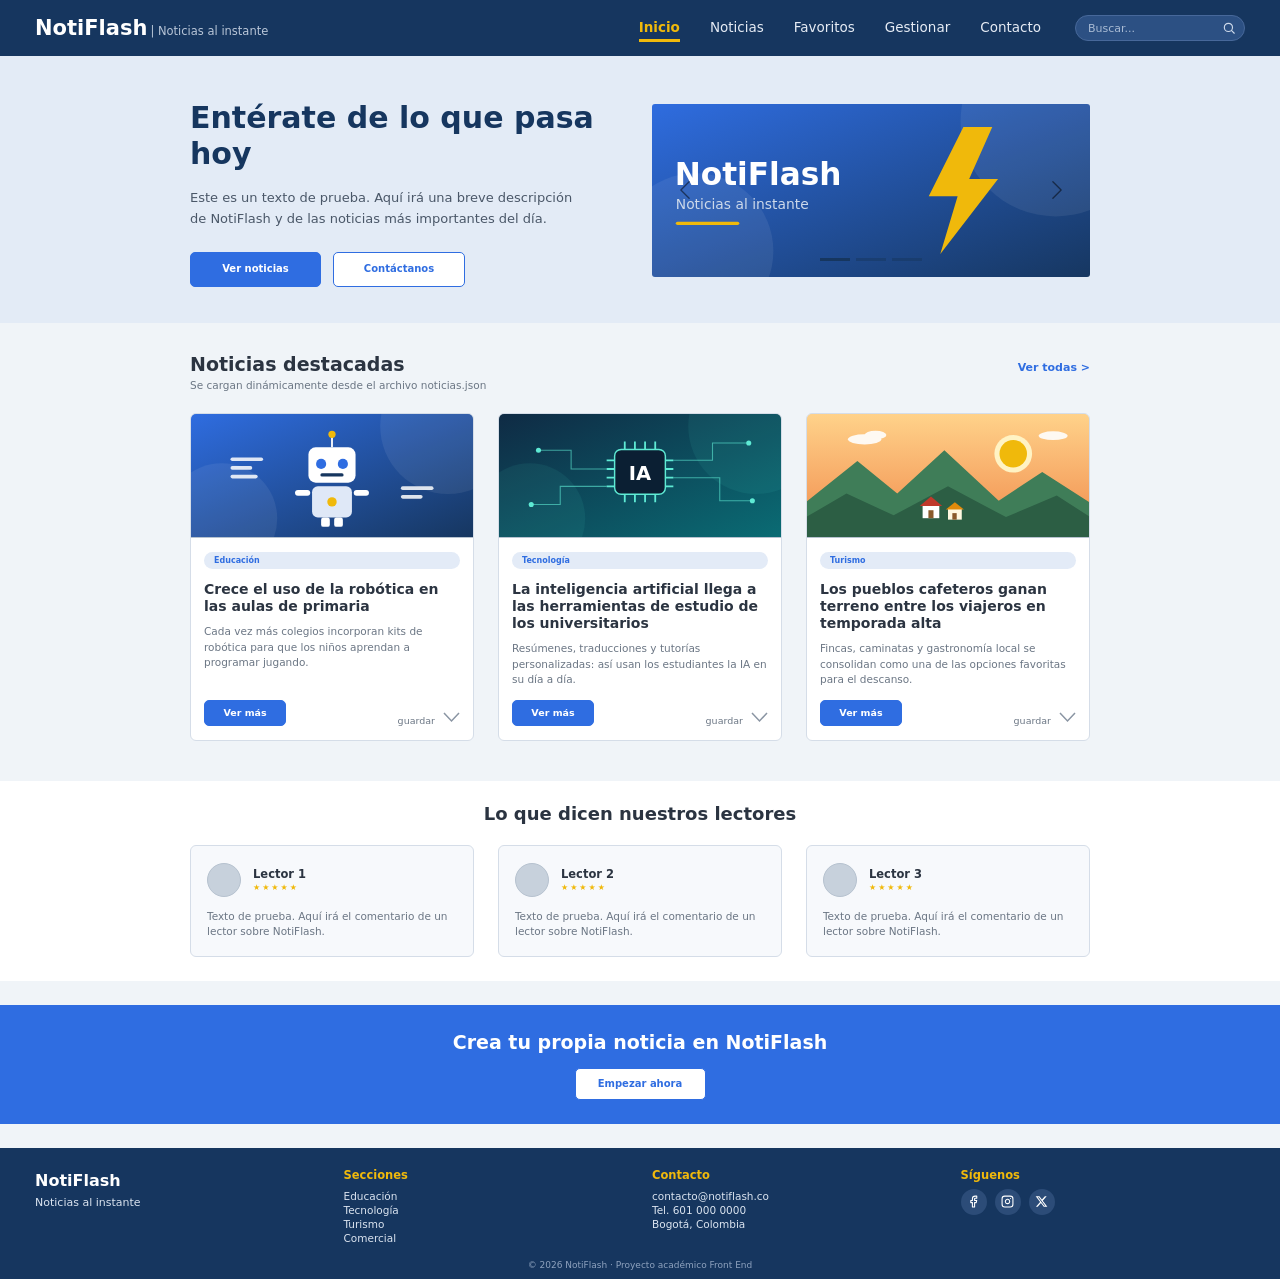
<file: index.html>
<!DOCTYPE html>
<html lang="es">
<head>
<meta charset="UTF-8">
<meta name="viewport" content="width=device-width, initial-scale=1">
<title>Inicio | NotiFlash</title>
<!-- Bootstrap 5 (necesita internet para cargar desde el CDN) -->
<link href="https://cdn.jsdelivr.net/npm/bootstrap@5.3.3/dist/css/bootstrap.min.css" rel="stylesheet">
<link rel="stylesheet" href="css/styles.css">
<link rel="stylesheet" href="css/inicio.css">
</head>
<body>

<header>
  <a href="index.html" class="logo"><strong>NotiFlash</strong><span>| Noticias al instante</span></a>
  <button class="menu-btn d-lg-none" type="button" data-bs-toggle="collapse" data-bs-target="#menu" aria-controls="menu" aria-expanded="false" aria-label="Abrir menú">
    <svg viewBox="0 0 24 24" fill="none" stroke="currentColor" stroke-width="2" stroke-linecap="round"><line x1="3" y1="6" x2="21" y2="6"/><line x1="3" y1="12" x2="21" y2="12"/><line x1="3" y1="18" x2="21" y2="18"/></svg>
  </button>
  <nav id="menu" class="collapse d-lg-flex">
    <a href="index.html" class="activo">Inicio</a>
    <a href="noticias.html">Noticias</a>
    <a href="favoritos.html">Favoritos</a>
    <a href="gestionar.html">Gestionar</a>
    <a href="contacto.html">Contacto</a>
    <form class="buscador" role="search" onsubmit="return false">
      <input type="text" placeholder="Buscar..." aria-label="Buscar">
      <button type="submit" aria-label="Buscar">
        <svg viewBox="0 0 24 24" stroke-linecap="round" stroke-linejoin="round"><circle cx="11" cy="11" r="7"/><line x1="16.5" y1="16.5" x2="21" y2="21"/></svg>
      </button>
    </form>
  </nav>
</header>

<section class="hero">
  <div class="contenedor">
   <div class="row align-items-center g-4">
    <div class="col-md-6">
      <h1>Entérate de lo que pasa hoy</h1>
      <p class="texto">Este es un texto de prueba. Aquí irá una breve descripción de NotiFlash y de las noticias más importantes del día.</p>
      <div class="botones">
        <a href="noticias.html" class="btn btn-nf btn-hero1" role="button">Ver noticias</a>
        <a href="contacto.html" class="btn btn-nf btn-nf-borde-azul btn-hero2" role="button">Contáctanos</a>
      </div>
    </div>

    <div class="col-md-6">
    <!-- Slider funcional con Bootstrap Carousel -->
    <div id="sliderPrincipal" class="carousel slide slider" data-bs-ride="carousel" data-bs-interval="4000">
      <div class="carousel-indicators">
        <button type="button" data-bs-target="#sliderPrincipal" data-bs-slide-to="0" class="active" aria-current="true" aria-label="Imagen 1"></button>
        <button type="button" data-bs-target="#sliderPrincipal" data-bs-slide-to="1" aria-label="Imagen 2"></button>
        <button type="button" data-bs-target="#sliderPrincipal" data-bs-slide-to="2" aria-label="Imagen 3"></button>
      </div>
      <div class="carousel-inner">
        <!-- Para usar fotos reales, cambia src por tu archivo (ej. img/slide1.jpg) -->
        <div class="carousel-item active"><img src="img/slide1.svg" class="d-block w-100" style="height:173px;object-fit:cover" alt="NotiFlash, noticias al instante"></div>
        <div class="carousel-item"><img src="img/slide2.svg" class="d-block w-100" style="height:173px;object-fit:cover" alt="Secciones: educación, tecnología, turismo y comercial"></div>
        <div class="carousel-item"><img src="img/slide3.svg" class="d-block w-100" style="height:173px;object-fit:cover" alt="Guarda tus noticias favoritas"></div>
      </div>
      <button class="carousel-control-prev" type="button" data-bs-target="#sliderPrincipal" data-bs-slide="prev">
        <span class="carousel-control-prev-icon" aria-hidden="true"></span>
        <span class="visually-hidden">Anterior</span>
      </button>
      <button class="carousel-control-next" type="button" data-bs-target="#sliderPrincipal" data-bs-slide="next">
        <span class="carousel-control-next-icon" aria-hidden="true"></span>
        <span class="visually-hidden">Siguiente</span>
      </button>
    </div>
    </div>
   </div>
  </div>
</section>

<section class="destacadas">
  <div class="contenedor">
    <div class="cabecera">
      <div>
        <h2>Noticias destacadas</h2>
        <p>Se cargan dinámicamente desde el archivo noticias.json</p>
      </div>
      <a href="noticias.html" class="ver-todas">Ver todas &gt;</a>
    </div>

    <div class="row g-4" id="contenedor-destacadas"></div>
  </div>
</section>

<section class="lectores">
  <div class="contenedor">
    <h2>Lo que dicen nuestros lectores</h2>
    <div class="row g-4">
      <div class="col-12 col-md-4">
      <div class="lector h-100">
        <div class="top"><div class="avatar"></div><div><strong>Lector 1</strong><div class="estrellas">★★★★★</div></div></div>
        <p class="opinion">Texto de prueba. Aquí irá el comentario de un lector sobre NotiFlash.</p>
      </div>
      </div>
      <div class="col-12 col-md-4">
      <div class="lector h-100">
        <div class="top"><div class="avatar"></div><div><strong>Lector 2</strong><div class="estrellas">★★★★★</div></div></div>
        <p class="opinion">Texto de prueba. Aquí irá el comentario de un lector sobre NotiFlash.</p>
      </div>
      </div>
      <div class="col-12 col-md-4">
      <div class="lector h-100">
        <div class="top"><div class="avatar"></div><div><strong>Lector 3</strong><div class="estrellas">★★★★★</div></div></div>
        <p class="opinion">Texto de prueba. Aquí irá el comentario de un lector sobre NotiFlash.</p>
      </div>
      </div>
    </div>
  </div>
</section>

<div class="espacio"></div>
<section class="cta">
  <h2>Crea tu propia noticia en NotiFlash</h2>
  <a href="gestionar.html" class="btn btn-nf btn-nf-blanco btn-cta" role="button">Empezar ahora</a>
</section>
<div class="espacio2"></div>

<footer>
  <div class="row g-4">
    <div class="col-12 col-md-3">
      <div class="marca">NotiFlash</div>
      <p class="eslogan">Noticias al instante</p>
    </div>
    <div class="col-6 col-md-3">
      <h5>Secciones</h5>
      <ul>
        <li>Educación</li>
        <li>Tecnología</li>
        <li>Turismo</li>
        <li>Comercial</li>
      </ul>
    </div>
    <div class="col-6 col-md-3">
      <h5>Contacto</h5>
      <p>contacto@notiflash.co</p>
      <p>Tel. 601 000 0000</p>
      <p>Bogotá, Colombia</p>
    </div>
    <div class="col-12 col-md-3">
      <h5>Síguenos</h5>
      <div class="redes">
        <a href="#" aria-label="Facebook"><svg viewBox="0 0 24 24" fill="none" stroke="currentColor" stroke-width="2" stroke-linecap="round" stroke-linejoin="round"><path d="M18 2h-3a5 5 0 0 0-5 5v3H7v4h3v8h4v-8h3l1-4h-4V7a1 1 0 0 1 1-1h3z"/></svg></a>
        <a href="#" aria-label="Instagram"><svg viewBox="0 0 24 24" fill="none" stroke="currentColor" stroke-width="2" stroke-linecap="round" stroke-linejoin="round"><rect x="2" y="2" width="20" height="20" rx="5" ry="5"/><path d="M16 11.37A4 4 0 1 1 12.63 8 4 4 0 0 1 16 11.37z"/><line x1="17.5" y1="6.5" x2="17.51" y2="6.5"/></svg></a>
        <a href="#" aria-label="X"><svg viewBox="0 0 24 24" fill="currentColor"><path d="M18.244 2.25h3.308l-7.227 8.26 8.502 11.24H16.17l-5.214-6.817L4.99 21.75H1.68l7.73-8.835L1.254 2.25H8.08l4.713 6.231zm-1.161 17.52h1.833L7.084 4.126H5.117z"/></svg></a>
      </div>
    </div>
  </div>
  <div class="copy">© 2026 NotiFlash · Proyecto académico Front End</div>
</footer>

<script src="js/app.js"></script>
<script src="js/inicio.js"></script>
<script src="https://cdn.jsdelivr.net/npm/bootstrap@5.3.3/dist/js/bootstrap.bundle.min.js"></script>
</body>
</html>
</file>
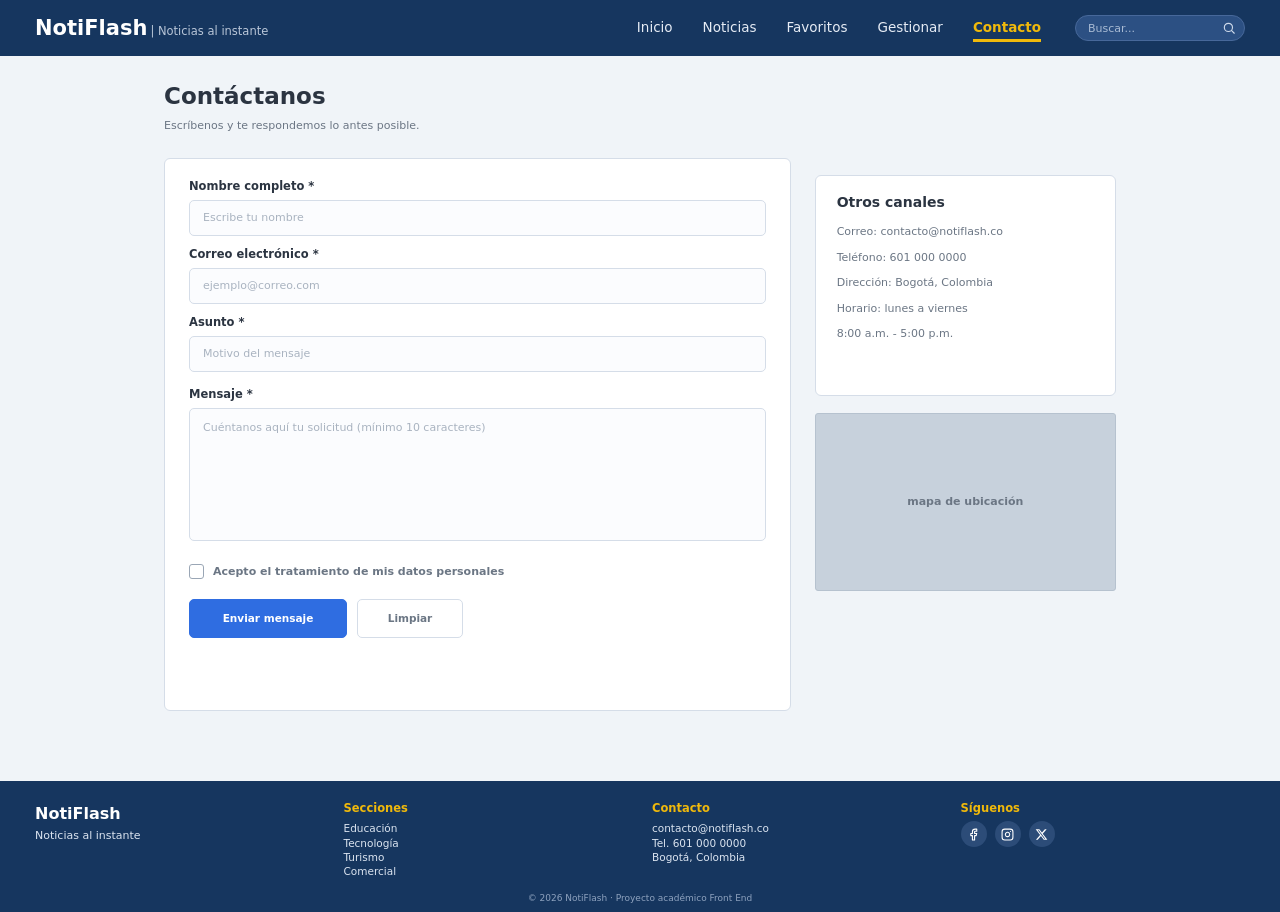
<file: contacto.html>
<!DOCTYPE html>
<html lang="es">
<head>
<meta charset="UTF-8">
<meta name="viewport" content="width=device-width, initial-scale=1">
<title>Contacto | NotiFlash</title>
<!-- Bootstrap 5 (CDN) -->
<link href="https://cdn.jsdelivr.net/npm/bootstrap@5.3.3/dist/css/bootstrap.min.css" rel="stylesheet">
<link rel="stylesheet" href="css/styles.css">
<link rel="stylesheet" href="css/contacto.css">
</head>
<body>

<header>
  <a href="index.html" class="logo"><strong>NotiFlash</strong><span>| Noticias al instante</span></a>
  <button class="menu-btn d-lg-none" type="button" data-bs-toggle="collapse" data-bs-target="#menu" aria-controls="menu" aria-expanded="false" aria-label="Abrir menú">
    <svg viewBox="0 0 24 24" fill="none" stroke="currentColor" stroke-width="2" stroke-linecap="round"><line x1="3" y1="6" x2="21" y2="6"/><line x1="3" y1="12" x2="21" y2="12"/><line x1="3" y1="18" x2="21" y2="18"/></svg>
  </button>
  <nav id="menu" class="collapse d-lg-flex">
    <a href="index.html">Inicio</a>
    <a href="noticias.html">Noticias</a>
    <a href="favoritos.html">Favoritos</a>
    <a href="gestionar.html">Gestionar</a>
    <a href="contacto.html" class="activo">Contacto</a>
    <form class="buscador" role="search" onsubmit="return false">
      <input type="text" placeholder="Buscar..." aria-label="Buscar">
      <button type="submit" aria-label="Buscar">
        <svg viewBox="0 0 24 24" stroke-linecap="round" stroke-linejoin="round"><circle cx="11" cy="11" r="7"/><line x1="16.5" y1="16.5" x2="21" y2="21"/></svg>
      </button>
    </form>
  </nav>
</header>

<main>
  <h1>Contáctanos</h1>
  <p class="sub">Escríbenos y te respondemos lo antes posible.</p>

  <div class="row g-4 layout">
    <div class="col-12 col-lg-8">
    <form class="formulario" onsubmit="return false">
      <div class="campo">
        <label for="nombre">Nombre completo *</label>
        <input class="input" id="nombre" type="text" placeholder="Escribe tu nombre">
      </div>

      <div class="campo">
        <label for="correo">Correo electrónico *</label>
        <input class="input" id="correo" type="email" placeholder="ejemplo@correo.com">
      </div>

      <div class="campo">
        <label for="asunto">Asunto *</label>
        <input class="input" id="asunto" type="text" placeholder="Motivo del mensaje">
      </div>

      <div class="campo mensaje">
        <label for="mensaje">Mensaje *</label>
        <textarea class="textarea" id="mensaje" placeholder="Cuéntanos aquí tu solicitud (mínimo 10 caracteres)"></textarea>
      </div>

      <label class="acepto">
        <input type="checkbox"><span class="caja"></span>
        Acepto el tratamiento de mis datos personales
      </label>

      <div class="botones">
        <button type="button" class="btn btn-nf btn-enviar">Enviar mensaje</button>
        <button type="reset" class="btn btn-nf btn-nf-gris btn-limpiar">Limpiar</button>
      </div>
    </form>
    </div>

    <div class="col-12 col-lg-4 lateral">
      <div class="exito" style="display:none;">
        <strong>Mensaje enviado correctamente</strong>
        <p>Gracias por escribirnos, pronto te responderemos.</p>
        <span class="cerrar" title="Cerrar">x</span>
      </div>

      <div class="canales">
        <h3>Otros canales</h3>
        <p>Correo: contacto@notiflash.co</p>
        <p>Teléfono: 601 000 0000</p>
        <p>Dirección: Bogotá, Colombia</p>
        <p>Horario: lunes a viernes</p>
        <p>8:00 a.m. - 5:00 p.m.</p>
      </div>

      <div class="mapa"><span>mapa de ubicación</span></div>
    </div>
  </div>
</main>

<footer>
  <div class="row g-4">
    <div class="col-12 col-md-3">
      <div class="marca">NotiFlash</div>
      <p class="eslogan">Noticias al instante</p>
    </div>
    <div class="col-6 col-md-3">
      <h5>Secciones</h5>
      <ul>
        <li>Educación</li>
        <li>Tecnología</li>
        <li>Turismo</li>
        <li>Comercial</li>
      </ul>
    </div>
    <div class="col-6 col-md-3">
      <h5>Contacto</h5>
      <p>contacto@notiflash.co</p>
      <p>Tel. 601 000 0000</p>
      <p>Bogotá, Colombia</p>
    </div>
    <div class="col-12 col-md-3">
      <h5>Síguenos</h5>
      <div class="redes">
        <a href="#" aria-label="Facebook"><svg viewBox="0 0 24 24" fill="none" stroke="currentColor" stroke-width="2" stroke-linecap="round" stroke-linejoin="round"><path d="M18 2h-3a5 5 0 0 0-5 5v3H7v4h3v8h4v-8h3l1-4h-4V7a1 1 0 0 1 1-1h3z"/></svg></a>
        <a href="#" aria-label="Instagram"><svg viewBox="0 0 24 24" fill="none" stroke="currentColor" stroke-width="2" stroke-linecap="round" stroke-linejoin="round"><rect x="2" y="2" width="20" height="20" rx="5" ry="5"/><path d="M16 11.37A4 4 0 1 1 12.63 8 4 4 0 0 1 16 11.37z"/><line x1="17.5" y1="6.5" x2="17.51" y2="6.5"/></svg></a>
        <a href="#" aria-label="X"><svg viewBox="0 0 24 24" fill="currentColor"><path d="M18.244 2.25h3.308l-7.227 8.26 8.502 11.24H16.17l-5.214-6.817L4.99 21.75H1.68l7.73-8.835L1.254 2.25H8.08l4.713 6.231zm-1.161 17.52h1.833L7.084 4.126H5.117z"/></svg></a>
      </div>
    </div>
  </div>
  <div class="copy">© 2026 NotiFlash · Proyecto académico Front End</div>
</footer>

<script src="js/app.js"></script>
<script src="js/contacto.js"></script>
<script src="https://cdn.jsdelivr.net/npm/bootstrap@5.3.3/dist/js/bootstrap.bundle.min.js"></script>
</body>
</html>
</file>
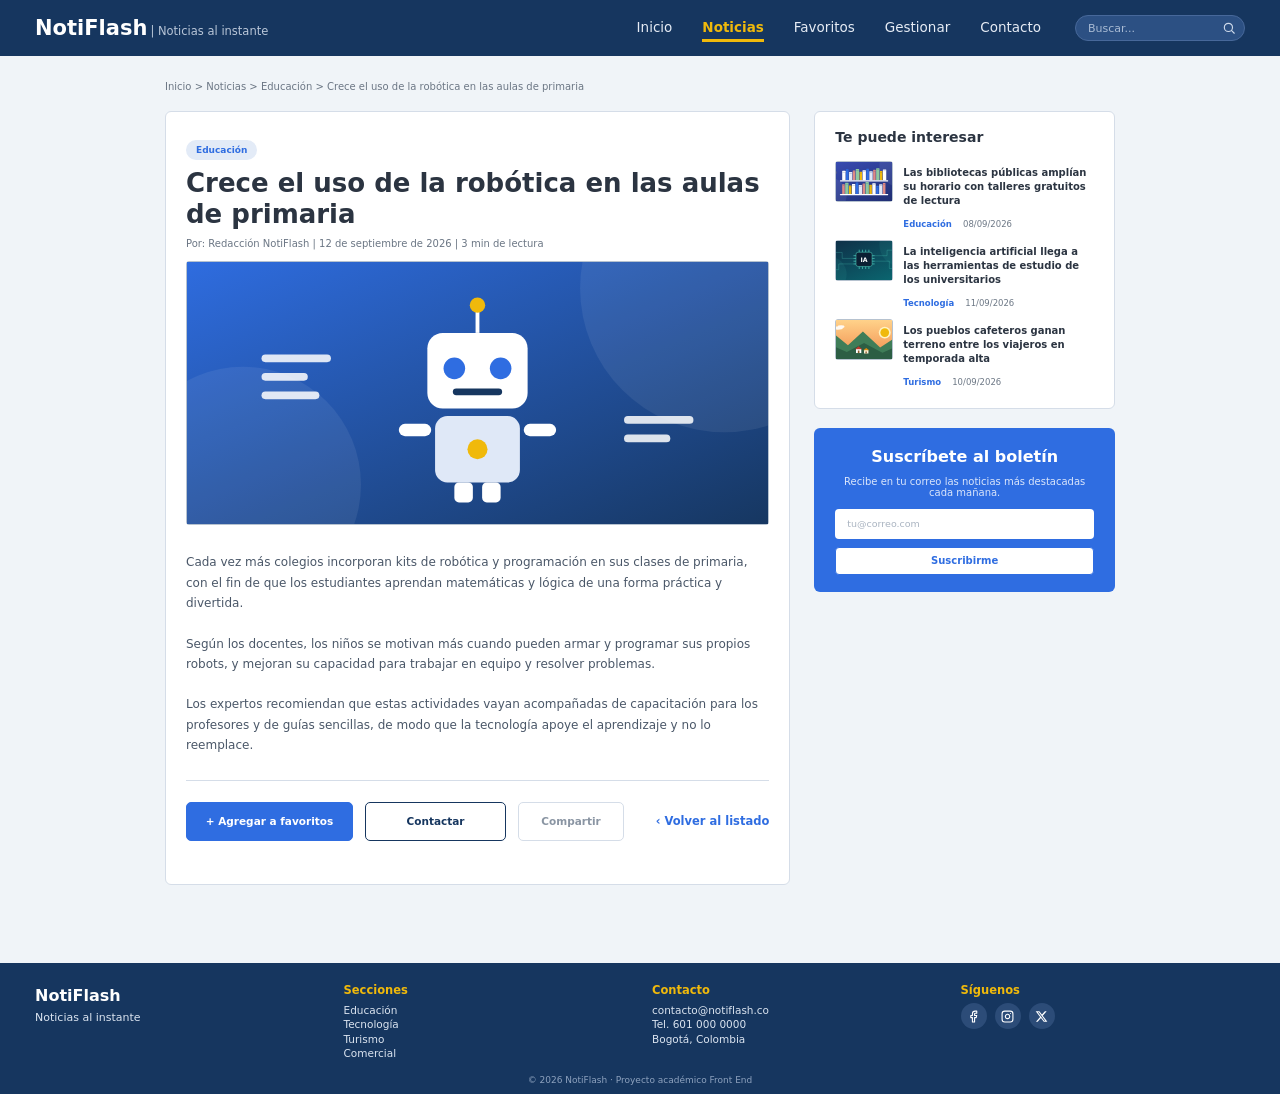
<file: detalle.html>
<!DOCTYPE html>
<html lang="es">
<head>
<meta charset="UTF-8">
<meta name="viewport" content="width=device-width, initial-scale=1">
<title>Detalle de la noticia | NotiFlash</title>
<!-- Bootstrap 5 (CDN) -->
<link href="https://cdn.jsdelivr.net/npm/bootstrap@5.3.3/dist/css/bootstrap.min.css" rel="stylesheet">
<link rel="stylesheet" href="css/styles.css">
<link rel="stylesheet" href="css/detalle.css">
</head>
<body>

<header>
  <a href="index.html" class="logo"><strong>NotiFlash</strong><span>| Noticias al instante</span></a>
  <button class="menu-btn d-lg-none" type="button" data-bs-toggle="collapse" data-bs-target="#menu" aria-controls="menu" aria-expanded="false" aria-label="Abrir menú">
    <svg viewBox="0 0 24 24" fill="none" stroke="currentColor" stroke-width="2" stroke-linecap="round"><line x1="3" y1="6" x2="21" y2="6"/><line x1="3" y1="12" x2="21" y2="12"/><line x1="3" y1="18" x2="21" y2="18"/></svg>
  </button>
  <nav id="menu" class="collapse d-lg-flex">
    <a href="index.html">Inicio</a>
    <a href="noticias.html" class="activo">Noticias</a>
    <a href="favoritos.html">Favoritos</a>
    <a href="gestionar.html">Gestionar</a>
    <a href="contacto.html">Contacto</a>
    <form class="buscador" role="search" onsubmit="return false">
      <input type="text" placeholder="Buscar..." aria-label="Buscar">
      <button type="submit" aria-label="Buscar">
        <svg viewBox="0 0 24 24" stroke-linecap="round" stroke-linejoin="round"><circle cx="11" cy="11" r="7"/><line x1="16.5" y1="16.5" x2="21" y2="21"/></svg>
      </button>
    </form>
  </nav>
</header>

<main>
  <div class="migas"><a href="index.html">Inicio</a> &gt; <a href="noticias.html">Noticias</a> &gt; Detalle de la noticia</div>

  <div class="row g-4 layout">
    <div class="col-12 col-lg-8">
    <article class="articulo">
      <span class="tag">Tecnología</span>
      <h1>Título completo de la noticia</h1>
      <p class="meta">Por: Redacción NotiFlash | 12 de septiembre de 2026 | 3 min de lectura</p>

      <div class="img"><span>imagen representativa de la noticia</span></div>

      <div class="texto">
        <p class="parrafo">Cargando contenido de la noticia...</p>
      </div>

      <hr>

      <div class="acciones">
        <button type="button" class="btn btn-nf btn-fav" role="button">Agregar a favoritos</button>
        <a href="contacto.html" class="btn btn-nf btn-nf-borde btn-contactar" role="button">Contactar</a>
        <button type="button" class="btn btn-nf btn-nf-gris btn-compartir" role="button">Compartir</button>
        <a href="noticias.html" class="volver">‹ Volver al listado</a>
      </div>
    </article>
    </div>

    <aside class="col-12 col-lg-4">
      <div class="interesa">
        <h3>Te puede interesar</h3>
      </div>

      <div class="suscribete">
        <h3>Suscríbete al boletín</h3>
        <p>Recibe en tu correo las noticias más destacadas cada mañana.</p>
        <input class="campo" type="email" placeholder="tu@correo.com" aria-label="Correo para suscripción">
        <button type="button" class="btn btn-nf btn-nf-blanco btn-sub" onclick="alert('¡Gracias por suscribirte a NotiFlash!')">Suscribirme</button>
      </div>
    </aside>
  </div>
</main>

<footer>
  <div class="row g-4">
    <div class="col-12 col-md-3">
      <div class="marca">NotiFlash</div>
      <p class="eslogan">Noticias al instante</p>
    </div>
    <div class="col-6 col-md-3">
      <h5>Secciones</h5>
      <ul>
        <li>Educación</li>
        <li>Tecnología</li>
        <li>Turismo</li>
        <li>Comercial</li>
      </ul>
    </div>
    <div class="col-6 col-md-3">
      <h5>Contacto</h5>
      <p>contacto@notiflash.co</p>
      <p>Tel. 601 000 0000</p>
      <p>Bogotá, Colombia</p>
    </div>
    <div class="col-12 col-md-3">
      <h5>Síguenos</h5>
      <div class="redes">
        <a href="#" aria-label="Facebook"><svg viewBox="0 0 24 24" fill="none" stroke="currentColor" stroke-width="2" stroke-linecap="round" stroke-linejoin="round"><path d="M18 2h-3a5 5 0 0 0-5 5v3H7v4h3v8h4v-8h3l1-4h-4V7a1 1 0 0 1 1-1h3z"/></svg></a>
        <a href="#" aria-label="Instagram"><svg viewBox="0 0 24 24" fill="none" stroke="currentColor" stroke-width="2" stroke-linecap="round" stroke-linejoin="round"><rect x="2" y="2" width="20" height="20" rx="5" ry="5"/><path d="M16 11.37A4 4 0 1 1 12.63 8 4 4 0 0 1 16 11.37z"/><line x1="17.5" y1="6.5" x2="17.51" y2="6.5"/></svg></a>
        <a href="#" aria-label="X"><svg viewBox="0 0 24 24" fill="currentColor"><path d="M18.244 2.25h3.308l-7.227 8.26 8.502 11.24H16.17l-5.214-6.817L4.99 21.75H1.68l7.73-8.835L1.254 2.25H8.08l4.713 6.231zm-1.161 17.52h1.833L7.084 4.126H5.117z"/></svg></a>
      </div>
    </div>
  </div>
  <div class="copy">© 2026 NotiFlash · Proyecto académico Front End</div>
</footer>

<script src="js/app.js"></script>
<script src="js/detalle.js"></script>
<script src="https://cdn.jsdelivr.net/npm/bootstrap@5.3.3/dist/js/bootstrap.bundle.min.js"></script>
</body>
</html>
</file>
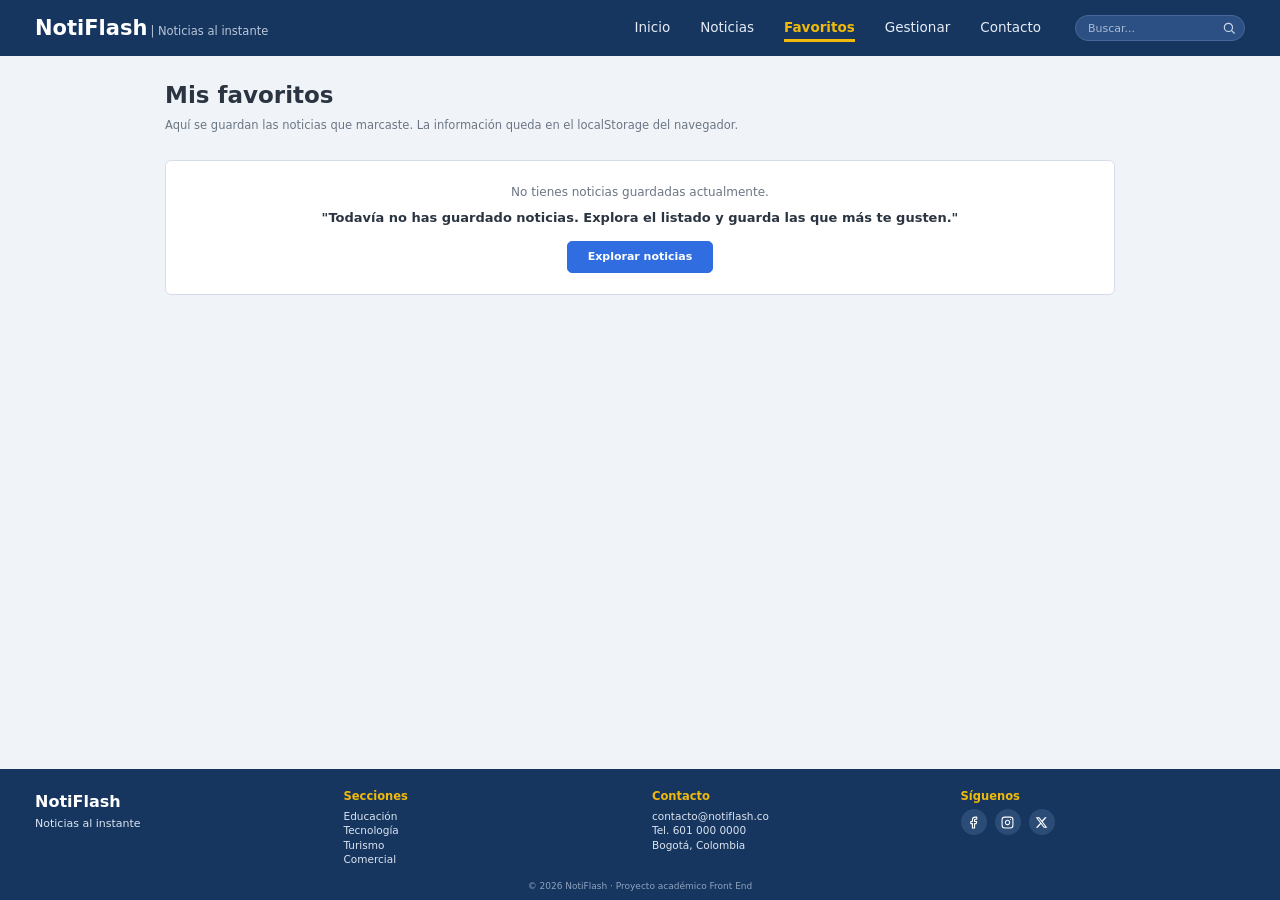
<file: favoritos.html>
<!DOCTYPE html>
<html lang="es">
<head>
<meta charset="UTF-8">
<meta name="viewport" content="width=device-width, initial-scale=1">
<title>Mis favoritos | NotiFlash</title>
<!-- Bootstrap 5 (CDN) -->
<link href="https://cdn.jsdelivr.net/npm/bootstrap@5.3.3/dist/css/bootstrap.min.css" rel="stylesheet">
<link rel="stylesheet" href="css/styles.css">
<link rel="stylesheet" href="css/favoritos.css">
</head>
<body>

<header>
  <a href="index.html" class="logo"><strong>NotiFlash</strong><span>| Noticias al instante</span></a>
  <button class="menu-btn d-lg-none" type="button" data-bs-toggle="collapse" data-bs-target="#menu" aria-controls="menu" aria-expanded="false" aria-label="Abrir menú">
    <svg viewBox="0 0 24 24" fill="none" stroke="currentColor" stroke-width="2" stroke-linecap="round"><line x1="3" y1="6" x2="21" y2="6"/><line x1="3" y1="12" x2="21" y2="12"/><line x1="3" y1="18" x2="21" y2="18"/></svg>
  </button>
  <nav id="menu" class="collapse d-lg-flex">
    <a href="index.html">Inicio</a>
    <a href="noticias.html">Noticias</a>
    <a href="favoritos.html" class="activo">Favoritos</a>
    <a href="gestionar.html">Gestionar</a>
    <a href="contacto.html">Contacto</a>
    <form class="buscador" role="search" onsubmit="return false">
      <input type="text" placeholder="Buscar..." aria-label="Buscar">
      <button type="submit" aria-label="Buscar">
        <svg viewBox="0 0 24 24" stroke-linecap="round" stroke-linejoin="round"><circle cx="11" cy="11" r="7"/><line x1="16.5" y1="16.5" x2="21" y2="21"/></svg>
      </button>
    </form>
  </nav>
</header>

<main>
  <h1>Mis favoritos</h1>
  <p class="sub">Aquí se guardan las noticias que marcaste. La información queda en el localStorage del navegador.</p>

  <div class="aviso" style="display:none;"></div>

  <div id="contenedor-favoritos"></div>

  <div class="vacio" style="display:none;">
    <p>Todavía no has guardado noticias. Explora el listado y guarda las que más te gusten.</p>
  </div>
</main>

<footer>
  <div class="row g-4">
    <div class="col-12 col-md-3">
      <div class="marca">NotiFlash</div>
      <p class="eslogan">Noticias al instante</p>
    </div>
    <div class="col-6 col-md-3">
      <h5>Secciones</h5>
      <ul>
        <li>Educación</li>
        <li>Tecnología</li>
        <li>Turismo</li>
        <li>Comercial</li>
      </ul>
    </div>
    <div class="col-6 col-md-3">
      <h5>Contacto</h5>
      <p>contacto@notiflash.co</p>
      <p>Tel. 601 000 0000</p>
      <p>Bogotá, Colombia</p>
    </div>
    <div class="col-12 col-md-3">
      <h5>Síguenos</h5>
      <div class="redes">
        <a href="#" aria-label="Facebook"><svg viewBox="0 0 24 24" fill="none" stroke="currentColor" stroke-width="2" stroke-linecap="round" stroke-linejoin="round"><path d="M18 2h-3a5 5 0 0 0-5 5v3H7v4h3v8h4v-8h3l1-4h-4V7a1 1 0 0 1 1-1h3z"/></svg></a>
        <a href="#" aria-label="Instagram"><svg viewBox="0 0 24 24" fill="none" stroke="currentColor" stroke-width="2" stroke-linecap="round" stroke-linejoin="round"><rect x="2" y="2" width="20" height="20" rx="5" ry="5"/><path d="M16 11.37A4 4 0 1 1 12.63 8 4 4 0 0 1 16 11.37z"/><line x1="17.5" y1="6.5" x2="17.51" y2="6.5"/></svg></a>
        <a href="#" aria-label="X"><svg viewBox="0 0 24 24" fill="currentColor"><path d="M18.244 2.25h3.308l-7.227 8.26 8.502 11.24H16.17l-5.214-6.817L4.99 21.75H1.68l7.73-8.835L1.254 2.25H8.08l4.713 6.231zm-1.161 17.52h1.833L7.084 4.126H5.117z"/></svg></a>
      </div>
    </div>
  </div>
  <div class="copy">© 2026 NotiFlash · Proyecto académico Front End</div>
</footer>

<script src="js/app.js"></script>
<script src="js/favoritos.js"></script>
<script src="https://cdn.jsdelivr.net/npm/bootstrap@5.3.3/dist/js/bootstrap.bundle.min.js"></script>
</body>
</html>
</file>
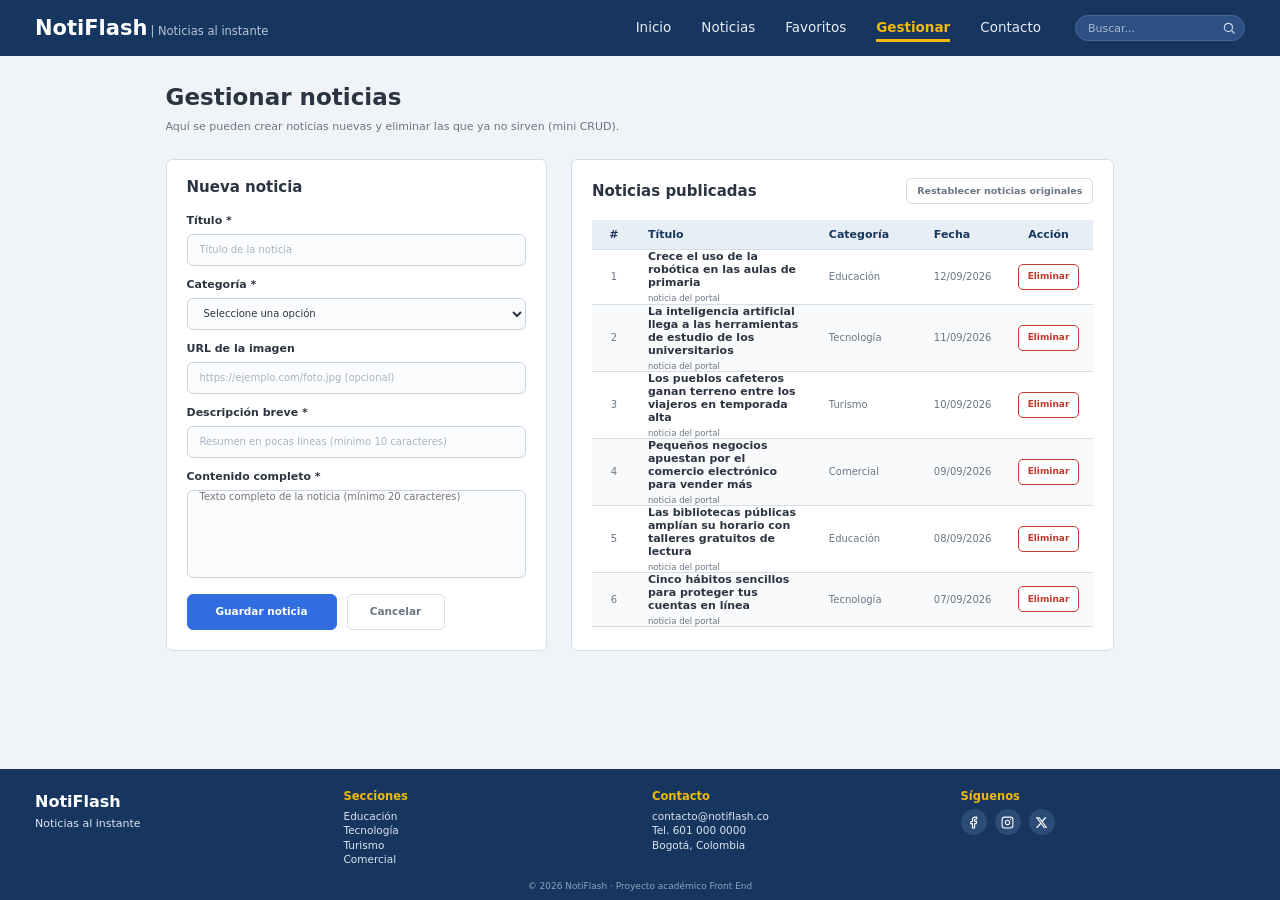
<file: gestionar.html>
<!DOCTYPE html>
<html lang="es">
<head>
<meta charset="UTF-8">
<meta name="viewport" content="width=device-width, initial-scale=1">
<title>Gestionar noticias | NotiFlash</title>
<!-- Bootstrap 5 (CDN) -->
<link href="https://cdn.jsdelivr.net/npm/bootstrap@5.3.3/dist/css/bootstrap.min.css" rel="stylesheet">
<link rel="stylesheet" href="css/styles.css">
<link rel="stylesheet" href="css/gestionar.css">
</head>
<body>

<header>
  <a href="index.html" class="logo"><strong>NotiFlash</strong><span>| Noticias al instante</span></a>
  <button class="menu-btn d-lg-none" type="button" data-bs-toggle="collapse" data-bs-target="#menu" aria-controls="menu" aria-expanded="false" aria-label="Abrir menú">
    <svg viewBox="0 0 24 24" fill="none" stroke="currentColor" stroke-width="2" stroke-linecap="round"><line x1="3" y1="6" x2="21" y2="6"/><line x1="3" y1="12" x2="21" y2="12"/><line x1="3" y1="18" x2="21" y2="18"/></svg>
  </button>
  <nav id="menu" class="collapse d-lg-flex">
    <a href="index.html">Inicio</a>
    <a href="noticias.html">Noticias</a>
    <a href="favoritos.html">Favoritos</a>
    <a href="gestionar.html" class="activo">Gestionar</a>
    <a href="contacto.html">Contacto</a>
    <form class="buscador" role="search" onsubmit="return false">
      <input type="text" placeholder="Buscar..." aria-label="Buscar">
      <button type="submit" aria-label="Buscar">
        <svg viewBox="0 0 24 24" stroke-linecap="round" stroke-linejoin="round"><circle cx="11" cy="11" r="7"/><line x1="16.5" y1="16.5" x2="21" y2="21"/></svg>
      </button>
    </form>
  </nav>
</header>

<main>
  <h1>Gestionar noticias</h1>
  <p class="sub">Aquí se pueden crear noticias nuevas y eliminar las que ya no sirven (mini CRUD).</p>

  <div class="row g-4 layout">
    <div class="col-12 col-lg-5">
    <form class="panel form h-100" id="formGestion" onsubmit="return false">
      <h2>Nueva noticia</h2>

      <div class="campo">
        <label for="titulo">Título *</label>
        <input class="input" id="titulo" type="text" placeholder="Título de la noticia">
      </div>
      <div class="campo">
        <label for="categoria">Categoría *</label>
        <select class="input" id="categoria" aria-label="Categoría">
          <option value="">Seleccione una opción</option>
          <option value="Educación">Educación</option>
          <option value="Tecnología">Tecnología</option>
          <option value="Turismo">Turismo</option>
          <option value="Comercial">Comercial</option>
        </select>
      </div>
      <div class="campo">
        <label for="url">URL de la imagen</label>
        <input class="input" id="url" type="text" placeholder="https://ejemplo.com/foto.jpg (opcional)">
      </div>
      <div class="campo">
        <label for="desc">Descripción breve *</label>
        <input class="input" id="desc" type="text" placeholder="Resumen en pocas líneas (mínimo 10 caracteres)">
      </div>
      <div class="campo">
        <label for="contenido">Contenido completo *</label>
        <textarea class="textarea" id="contenido" placeholder="Texto completo de la noticia (mínimo 20 caracteres)"></textarea>
      </div>

      <div class="botones">
        <button type="button" class="btn btn-nf btn-guardar">Guardar noticia</button>
        <button type="reset" class="btn btn-nf btn-nf-gris btn-cancelar">Cancelar</button>
      </div>
    </form>
    </div>

    <div class="col-12 col-lg-7">
    <section class="panel tabla-panel h-100">
      <div class="d-flex justify-content-between align-items-center mb-3">
        <h2 style="margin-bottom:0;">Noticias publicadas</h2>
        <button type="button" class="btn btn-nf btn-nf-gris" id="btnRestablecer" style="height:26px; font-size:9.5px; padding:0 10px;" title="Vuelve a cargar las 6 noticias por defecto de noticias.json">
          Restablecer noticias originales
        </button>
      </div>
      <div class="table-responsive">
      <table>
        <thead>
          <tr>
            <th>#</th>
            <th>Título</th>
            <th class="col-cat">Categoría</th>
            <th class="col-fecha">Fecha</th>
            <th class="col-accion centro">Acción</th>
          </tr>
        </thead>
        <tbody id="tablaNoticiasBody"></tbody>
      </table>
      </div>
    </section>
    </div>
  </div>

  <div class="confirmar" style="display: none;">
    <h3>Confirmar eliminación</h3>
    <p>¿Seguro que desea eliminar esta noticia?<br>Esta acción no se puede deshacer.</p>
    <div class="botones">
      <button type="button" class="btn btn-nf btn-nf-rojo btn-si">Sí, eliminar</button>
      <button type="button" class="btn btn-nf btn-nf-gris btn-cancelar">Cancelar</button>
    </div>
  </div>

</main>

<footer>
  <div class="row g-4">
    <div class="col-12 col-md-3">
      <div class="marca">NotiFlash</div>
      <p class="eslogan">Noticias al instante</p>
    </div>
    <div class="col-6 col-md-3">
      <h5>Secciones</h5>
      <ul>
        <li>Educación</li>
        <li>Tecnología</li>
        <li>Turismo</li>
        <li>Comercial</li>
      </ul>
    </div>
    <div class="col-6 col-md-3">
      <h5>Contacto</h5>
      <p>contacto@notiflash.co</p>
      <p>Tel. 601 000 0000</p>
      <p>Bogotá, Colombia</p>
    </div>
    <div class="col-12 col-md-3">
      <h5>Síguenos</h5>
      <div class="redes">
        <a href="#" aria-label="Facebook"><svg viewBox="0 0 24 24" fill="none" stroke="currentColor" stroke-width="2" stroke-linecap="round" stroke-linejoin="round"><path d="M18 2h-3a5 5 0 0 0-5 5v3H7v4h3v8h4v-8h3l1-4h-4V7a1 1 0 0 1 1-1h3z"/></svg></a>
        <a href="#" aria-label="Instagram"><svg viewBox="0 0 24 24" fill="none" stroke="currentColor" stroke-width="2" stroke-linecap="round" stroke-linejoin="round"><rect x="2" y="2" width="20" height="20" rx="5" ry="5"/><path d="M16 11.37A4 4 0 1 1 12.63 8 4 4 0 0 1 16 11.37z"/><line x1="17.5" y1="6.5" x2="17.51" y2="6.5"/></svg></a>
        <a href="#" aria-label="X"><svg viewBox="0 0 24 24" fill="currentColor"><path d="M18.244 2.25h3.308l-7.227 8.26 8.502 11.24H16.17l-5.214-6.817L4.99 21.75H1.68l7.73-8.835L1.254 2.25H8.08l4.713 6.231zm-1.161 17.52h1.833L7.084 4.126H5.117z"/></svg></a>
      </div>
    </div>
  </div>
  <div class="copy">© 2026 NotiFlash · Proyecto académico Front End</div>
</footer>

<script src="js/app.js"></script>
<script src="js/gestionar.js"></script>
<script src="https://cdn.jsdelivr.net/npm/bootstrap@5.3.3/dist/js/bootstrap.bundle.min.js"></script>
</body>
</html>
</file>
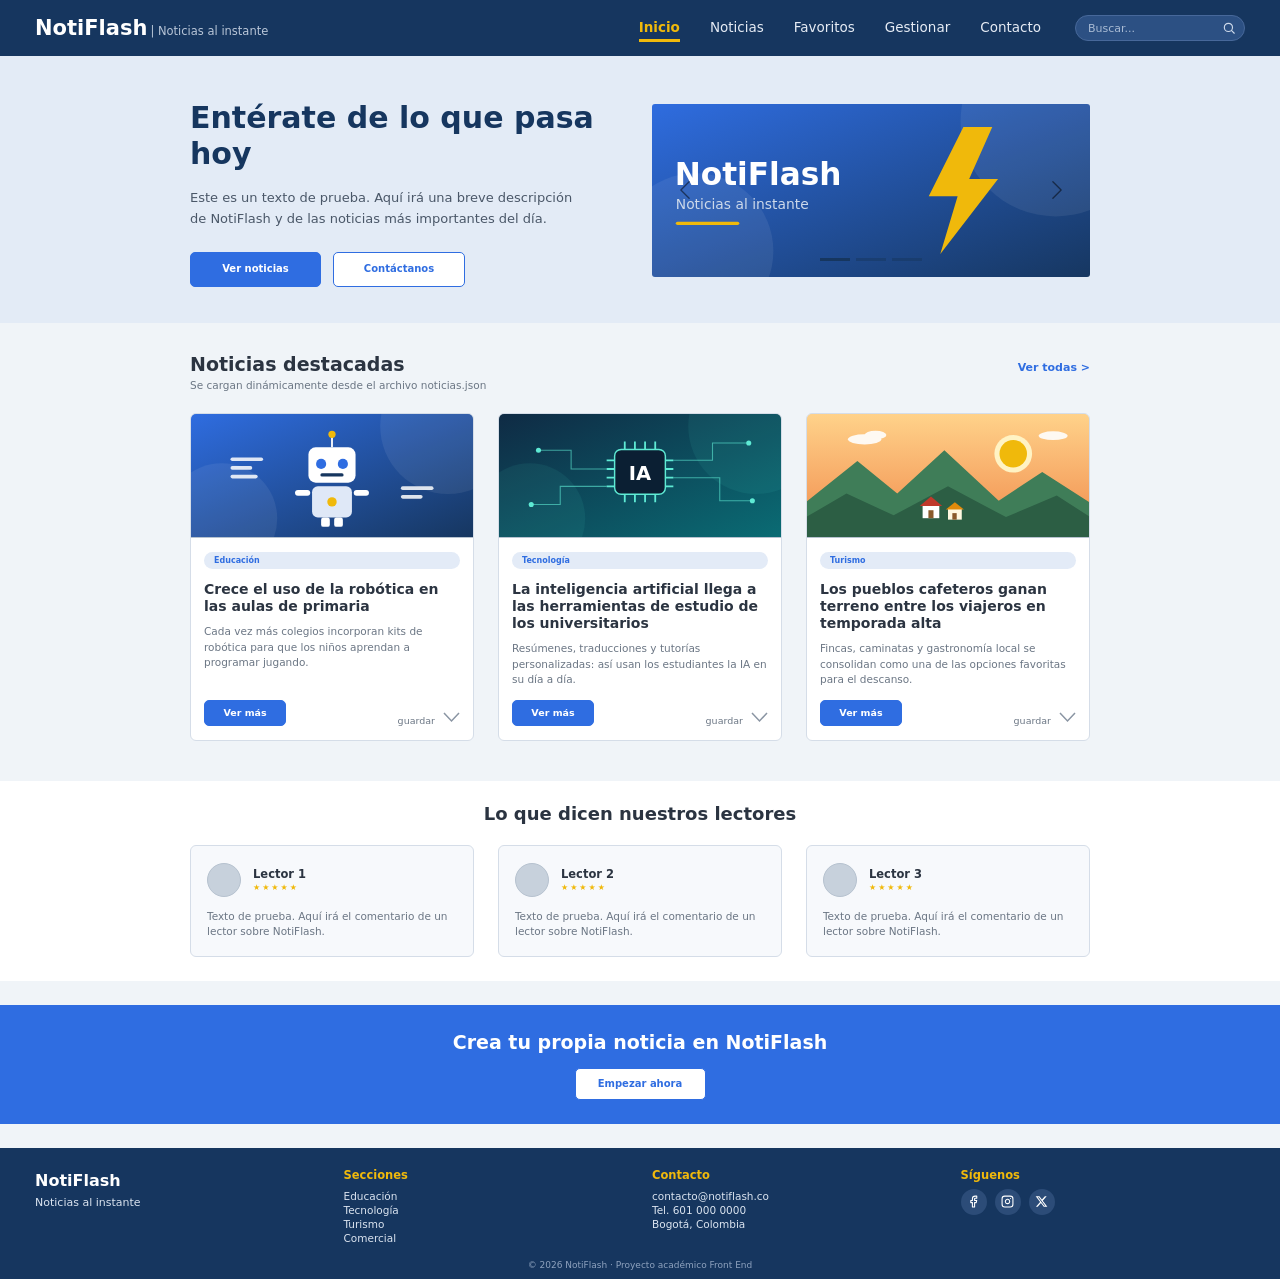
<file: Home.html>
<!DOCTYPE html>
<html lang="es">
<head>
<meta charset="UTF-8">
<meta http-equiv="refresh" content="0; url=index.html">
<title>Redirigiendo a NotiFlash...</title>
<script>window.location.replace("index.html");</script>
</head>
<body>
<p>Redirigiendo a <a href="index.html">Inicio</a>...</p>
</body>
</html>
</file>
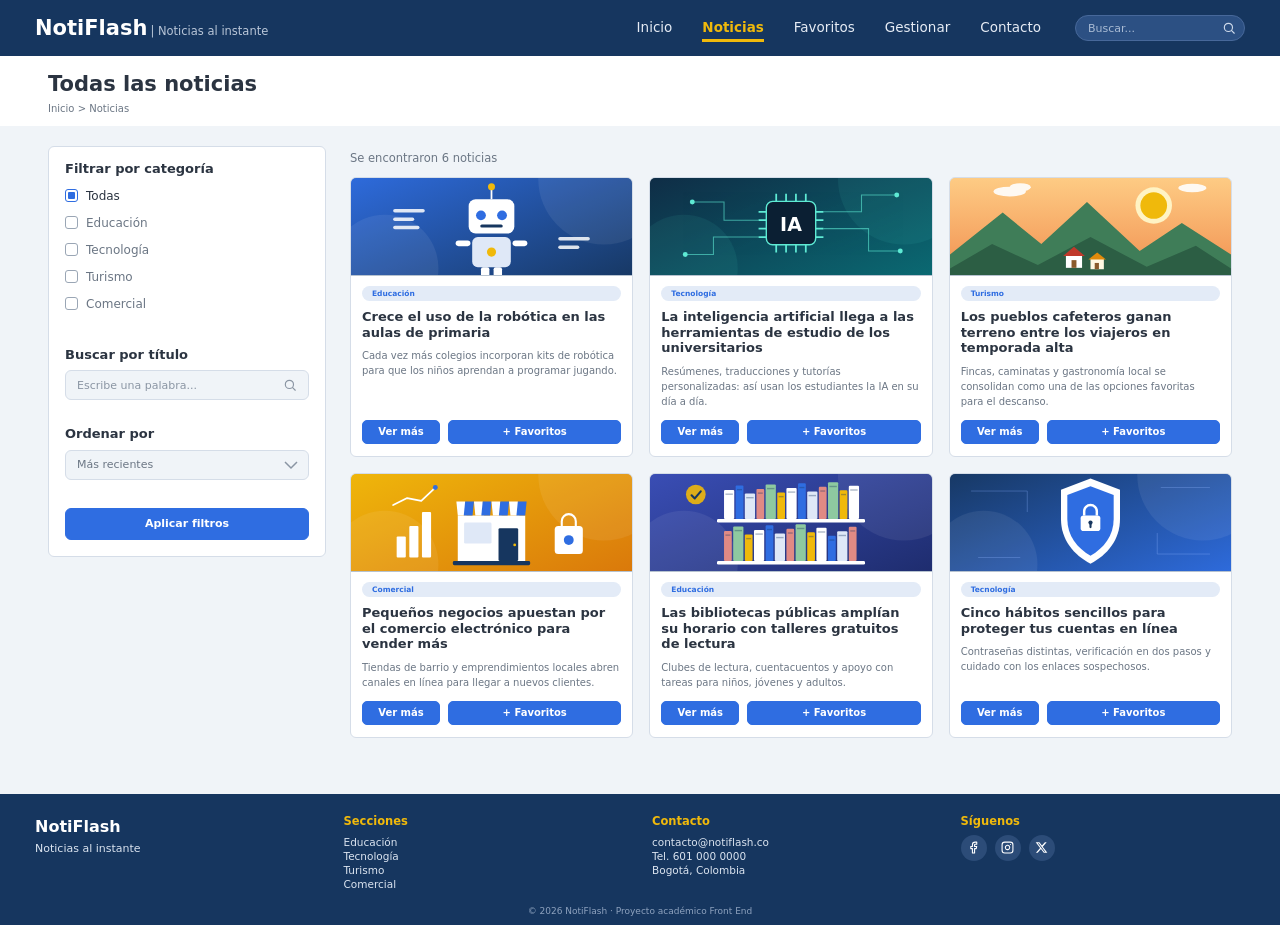
<file: noticias.html>
<!DOCTYPE html>
<html lang="es">
<head>
<meta charset="UTF-8">
<meta name="viewport" content="width=device-width, initial-scale=1">
<title>Todas las noticias | NotiFlash</title>
<!-- Bootstrap 5 (necesita internet para cargar desde el CDN) -->
<link href="https://cdn.jsdelivr.net/npm/bootstrap@5.3.3/dist/css/bootstrap.min.css" rel="stylesheet">
<link rel="stylesheet" href="css/styles.css">
<link rel="stylesheet" href="css/noticias.css">
</head>
<body>

<header>
  <a href="index.html" class="logo"><strong>NotiFlash</strong><span>| Noticias al instante</span></a>
  <button class="menu-btn d-lg-none" type="button" data-bs-toggle="collapse" data-bs-target="#menu" aria-controls="menu" aria-expanded="false" aria-label="Abrir menú">
    <svg viewBox="0 0 24 24" fill="none" stroke="currentColor" stroke-width="2" stroke-linecap="round"><line x1="3" y1="6" x2="21" y2="6"/><line x1="3" y1="12" x2="21" y2="12"/><line x1="3" y1="18" x2="21" y2="18"/></svg>
  </button>
  <nav id="menu" class="collapse d-lg-flex">
    <a href="index.html">Inicio</a>
    <a href="noticias.html" class="activo">Noticias</a>
    <a href="favoritos.html">Favoritos</a>
    <a href="gestionar.html">Gestionar</a>
    <a href="contacto.html">Contacto</a>
    <form class="buscador" role="search" onsubmit="return false">
      <input type="text" placeholder="Buscar..." aria-label="Buscar">
      <button type="submit" aria-label="Buscar">
        <svg viewBox="0 0 24 24" stroke-linecap="round" stroke-linejoin="round"><circle cx="11" cy="11" r="7"/><line x1="16.5" y1="16.5" x2="21" y2="21"/></svg>
      </button>
    </form>
  </nav>
</header>

<section class="titulo">
  <h1>Todas las noticias</h1>
  <div class="migas">Inicio &gt; Noticias</div>
</section>

<main>
 <div class="row g-4">
  <aside class="col-12 col-lg-3">
   <div class="filtros">
    <h3>Filtrar por categoría</h3>
    <label class="check"><input type="checkbox" name="cat" value="todas" checked><span class="caja"></span>Todas</label>
    <label class="check"><input type="checkbox" name="cat" value="educacion"><span class="caja"></span>Educación</label>
    <label class="check"><input type="checkbox" name="cat" value="tecnologia"><span class="caja"></span>Tecnología</label>
    <label class="check"><input type="checkbox" name="cat" value="turismo"><span class="caja"></span>Turismo</label>
    <label class="check"><input type="checkbox" name="cat" value="comercial"><span class="caja"></span>Comercial</label>

    <div class="bloque">
      <h3>Buscar por título</h3>
      <div class="input">
        <input type="text" id="buscar" placeholder="Escribe una palabra..." aria-label="Buscar por título">
        <button type="button" id="btn-buscar" aria-label="Buscar">
          <svg viewBox="0 0 24 24" stroke-linecap="round" stroke-linejoin="round"><circle cx="11" cy="11" r="7"/><line x1="16.5" y1="16.5" x2="21" y2="21"/></svg>
        </button>
      </div>
    </div>

    <div class="bloque" style="margin-top:26px">
      <h3>Ordenar por</h3>
      <div class="select-wrap">
        <select id="orden" class="orden" aria-label="Ordenar por">
          <option value="recientes" selected>Más recientes</option>
          <option value="antiguas">Más antiguas</option>
          <option value="az">Título (A-Z)</option>
          <option value="za">Título (Z-A)</option>
          <option value="cat-tecnologia">Por categoría: Tecnología</option>
          <option value="cat-educacion">Por categoría: Educación</option>
          <option value="cat-turismo">Por categoría: Turismo</option>
          <option value="cat-comercial">Por categoría: Comercial</option>
        </select>
        <svg viewBox="0 0 16 16"><polyline points="2,5 8,11 14,5"/></svg>
      </div>
    </div>

    <button class="btn btn-nf btn-aplicar" type="button">Aplicar filtros</button>
   </div>
  </aside>

  <div class="col-12 col-lg-9 listado">
    <p class="conteo">Se encontraron 6 noticias</p>
    <div class="row g-3" id="contenedor-noticias"></div>
  </div>
 </div>
</main>

<footer>
  <div class="row g-4">
    <div class="col-12 col-md-3">
      <div class="marca">NotiFlash</div>
      <p class="eslogan">Noticias al instante</p>
    </div>
    <div class="col-6 col-md-3">
      <h5>Secciones</h5>
      <ul>
        <li>Educación</li>
        <li>Tecnología</li>
        <li>Turismo</li>
        <li>Comercial</li>
      </ul>
    </div>
    <div class="col-6 col-md-3">
      <h5>Contacto</h5>
      <p>contacto@notiflash.co</p>
      <p>Tel. 601 000 0000</p>
      <p>Bogotá, Colombia</p>
    </div>
    <div class="col-12 col-md-3">
      <h5>Síguenos</h5>
      <div class="redes">
        <a href="#" aria-label="Facebook"><svg viewBox="0 0 24 24" fill="none" stroke="currentColor" stroke-width="2" stroke-linecap="round" stroke-linejoin="round"><path d="M18 2h-3a5 5 0 0 0-5 5v3H7v4h3v8h4v-8h3l1-4h-4V7a1 1 0 0 1 1-1h3z"/></svg></a>
        <a href="#" aria-label="Instagram"><svg viewBox="0 0 24 24" fill="none" stroke="currentColor" stroke-width="2" stroke-linecap="round" stroke-linejoin="round"><rect x="2" y="2" width="20" height="20" rx="5" ry="5"/><path d="M16 11.37A4 4 0 1 1 12.63 8 4 4 0 0 1 16 11.37z"/><line x1="17.5" y1="6.5" x2="17.51" y2="6.5"/></svg></a>
        <a href="#" aria-label="X"><svg viewBox="0 0 24 24" fill="currentColor"><path d="M18.244 2.25h3.308l-7.227 8.26 8.502 11.24H16.17l-5.214-6.817L4.99 21.75H1.68l7.73-8.835L1.254 2.25H8.08l4.713 6.231zm-1.161 17.52h1.833L7.084 4.126H5.117z"/></svg></a>
      </div>
    </div>
  </div>
  <div class="copy">© 2026 NotiFlash · Proyecto académico Front End</div>
</footer>

<script src="js/app.js"></script>
<script src="js/noticias.js"></script>
<script src="https://cdn.jsdelivr.net/npm/bootstrap@5.3.3/dist/js/bootstrap.bundle.min.js"></script>
</body>
</html>
</file>
<file: css/styles.css>
/* =========================================================
   NotiFlash - estilos compartidos por TODAS las páginas
   (variables, base, botones, header y footer)
   ========================================================= */

:root {
  --azul-oscuro: #16365f;
  --azul: #2f6de1;
  --dorado: #f0b90b;
  --fondo: #f0f4f8;
  --texto: #2b3441;
  --gris: #6b7684;
  --borde: #d5dde8;
  --placeholder: #c7d1dc;
  --rojo: #c0392b;
  --verde: #2e7d4f;
}
* { box-sizing: border-box; margin: 0; padding: 0; }
/* Ajuste para que Bootstrap no cambie el diseño */
h1, h2, h3, h4, h5, p, ul { margin: 0; padding: 0; }
body {
  line-height: normal;
  font-family: "DejaVu Sans", Verdana, "Segoe UI", Arial, sans-serif;
  background: var(--fondo);
  color: var(--texto);
  min-height: 100vh;
  display: flex;
  flex-direction: column;
}
a { text-decoration: none; color: inherit; }

/* ---------- Botones NotiFlash (se cargan DESPUÉS de Bootstrap 5) ----------
   Uso: <a class="btn btn-nf">Texto</a> + una variante opcional:
   btn-nf-borde · btn-nf-borde-azul · btn-nf-borde-rojo
   btn-nf-rojo · btn-nf-gris · btn-nf-blanco */
/* Botones de NotiFlash (se cargan DESPUÉS de Bootstrap 5).
   Uso: <a class="btn btn-nf">Texto</a>  +  una variante opcional:
   btn-nf-borde (contorno azul oscuro) · btn-nf-borde-azul · btn-nf-borde-rojo
   btn-nf-rojo · btn-nf-gris · btn-nf-blanco */

.btn-nf {
  --bs-btn-padding-x: 0;
  --bs-btn-padding-y: 0;
  --bs-btn-font-size: 10px;
  --bs-btn-font-weight: 700;
  --bs-btn-border-radius: 5px;
  --bs-btn-color: #fff;
  --bs-btn-bg: #2f6de1;
  --bs-btn-border-color: #2f6de1;
  --bs-btn-hover-color: #fff;
  --bs-btn-hover-bg: #2559bd;
  --bs-btn-hover-border-color: #2559bd;
  --bs-btn-active-color: #fff;
  --bs-btn-active-bg: #1f4ea6;
  --bs-btn-active-border-color: #1f4ea6;
  display: inline-flex;
  align-items: center;
  justify-content: center;
  /* Estilos propios: los botones se ven bien aunque Bootstrap no cargue */
  padding: 0;
  font-family: inherit;
  font-size: var(--bs-btn-font-size);
  font-weight: var(--bs-btn-font-weight);
  line-height: 1;
  text-align: center;
  text-decoration: none;
  cursor: pointer;
  color: var(--bs-btn-color);
  background-color: var(--bs-btn-bg);
  border: 1px solid var(--bs-btn-border-color);
  border-radius: var(--bs-btn-border-radius);
  transition: color .15s, background-color .15s, border-color .15s;
}
.btn-nf:hover {
  color: var(--bs-btn-hover-color);
  background-color: var(--bs-btn-hover-bg);
  border-color: var(--bs-btn-hover-border-color);
}
.btn-nf:active {
  color: var(--bs-btn-active-color);
  background-color: var(--bs-btn-active-bg);
  border-color: var(--bs-btn-active-border-color);
}

.btn-nf-borde {
  --bs-btn-color: #16365f;
  --bs-btn-bg: #fff;
  --bs-btn-border-color: #16365f;
  --bs-btn-hover-color: #fff;
  --bs-btn-hover-bg: #16365f;
  --bs-btn-hover-border-color: #16365f;
  --bs-btn-active-color: #fff;
  --bs-btn-active-bg: #16365f;
  --bs-btn-active-border-color: #16365f;
  border-width: 1.5px;
}

.btn-nf-borde-azul {
  --bs-btn-color: #2f6de1;
  --bs-btn-bg: #fff;
  --bs-btn-border-color: #2f6de1;
  --bs-btn-hover-color: #fff;
  --bs-btn-hover-bg: #2f6de1;
  --bs-btn-hover-border-color: #2f6de1;
  --bs-btn-active-color: #fff;
  --bs-btn-active-bg: #2559bd;
  --bs-btn-active-border-color: #2559bd;
  border-width: 1.5px;
}

.btn-nf-borde-rojo {
  --bs-btn-color: #c0392b;
  --bs-btn-bg: #fff;
  --bs-btn-border-color: #c0392b;
  --bs-btn-hover-color: #fff;
  --bs-btn-hover-bg: #c0392b;
  --bs-btn-hover-border-color: #c0392b;
  --bs-btn-active-color: #fff;
  --bs-btn-active-bg: #a53125;
  --bs-btn-active-border-color: #a53125;
}

.btn-nf-rojo {
  --bs-btn-color: #fff;
  --bs-btn-bg: #c0392b;
  --bs-btn-border-color: #c0392b;
  --bs-btn-hover-color: #fff;
  --bs-btn-hover-bg: #a53125;
  --bs-btn-hover-border-color: #a53125;
  --bs-btn-active-color: #fff;
  --bs-btn-active-bg: #8f2a20;
  --bs-btn-active-border-color: #8f2a20;
}

.btn-nf-gris {
  --bs-btn-color: #6b7684;
  --bs-btn-bg: #fff;
  --bs-btn-border-color: #d5dde8;
  --bs-btn-hover-color: #2b3441;
  --bs-btn-hover-bg: #f0f4f8;
  --bs-btn-hover-border-color: #c3ceda;
  --bs-btn-active-color: #2b3441;
  --bs-btn-active-bg: #e3ebf7;
  --bs-btn-active-border-color: #c3ceda;
}

.btn-nf-blanco {
  --bs-btn-color: #2f6de1;
  --bs-btn-bg: #fff;
  --bs-btn-border-color: #2f6de1;
  --bs-btn-hover-color: #2f6de1;
  --bs-btn-hover-bg: #e8effc;
  --bs-btn-hover-border-color: #2f6de1;
  --bs-btn-active-color: #2f6de1;
  --bs-btn-active-bg: #dbe6fb;
  --bs-btn-active-border-color: #2f6de1;
}

/* ---------- Header (igual en todas las páginas) ---------- */
  header {
    background: var(--azul-oscuro);
    padding: 10px 16px;
    display: flex;
    flex-wrap: wrap;
    align-items: center;
    justify-content: space-between;
    color: #fff;
  }
  .logo { display: flex; align-items: baseline; gap: 3px; }
  .logo strong { font-size: 21px; font-weight: 700; }
  .logo span { font-size: 11.5px; color: #b9c6d8; }
  .menu-btn { background: none; border: 1px solid #47689a; border-radius: 6px; padding: 5px 8px; color: #fff; display: flex; align-items: center; cursor: pointer; }
  .menu-btn:hover { background: #2c5083; }
  .menu-btn svg { width: 22px; height: 22px; }
  nav {
    display: flex;
    flex-direction: column;
    align-items: flex-start;
    gap: 6px;
    flex-basis: 100%;
    padding: 10px 0 6px;
    font-size: 13.5px;
  }
  nav > a { padding: 4px 0; color: #e6ecf5; border-bottom: 3px solid transparent; }
  nav > a:hover { color: #fff; border-bottom-color: #47689a; }
  nav > a.activo { color: var(--dorado); font-weight: 700; border-bottom-color: var(--dorado); }
  .buscador {
    display: flex;
    align-items: center;
    background: #2c5083;
    border: 1px solid #47689a;
    border-radius: 14px;
    height: 26px;
    width: 100%;
    max-width: 320px;
    margin-top: 6px;
    padding: 0 4px 0 12px;
  }
  .buscador input {
    flex: 1;
    min-width: 0;
    background: transparent;
    border: 0;
    outline: none;
    color: #fff;
    font-size: 11px;
    font-family: inherit;
  }
  .buscador input::placeholder { color: #a9bbd4; }
  .buscador button { background: none; border: 0; padding: 0 4px; display: flex; align-items: center; cursor: pointer; }
  .buscador svg { width: 14px; height: 14px; stroke: #cdd9ea; fill: none; stroke-width: 2; }
  .buscador button:hover svg { stroke: #fff; }
  /* Pantallas grandes: menú en una sola fila (desde 992 px, breakpoint "lg" de Bootstrap) */
  @media (min-width: 992px) {
    header { height: 56px; padding: 0 35px; flex-wrap: nowrap; }
    nav { flex-direction: row; align-items: center; gap: 30px; flex-basis: auto; padding: 0; }
    .buscador { width: 170px; margin: 0 0 0 4px; }
  }

/* ---------- Footer (igual en todas las páginas) ---------- */
  footer {
    background: var(--azul-oscuro);
    color: #fff;
    padding: 21px 16px 40px;
    position: relative;
    min-height: 114px;
  }
  footer h5 { font-size: 11.5px; color: var(--dorado); font-weight: 700; margin-bottom: 6px; }
  footer .marca { font-size: 16px; font-weight: 700; margin-top: 2px; }
  footer p, footer li { font-size: 10.5px; color: #dbe4f0; list-style: none; line-height: 1.35; }
  footer .eslogan { margin-top: 6px; font-size: 11px; }
  .redes { display: flex; gap: 8px; margin-top: 4px; }
  .redes a { width: 26px; height: 26px; border-radius: 50%; background: #2c4c78; display: flex; align-items: center; justify-content: center; color: #fff; }
  .redes a:hover { background: #3a629b; }
  .redes svg { width: 13px; height: 13px; }
  .copy { position: absolute; left: 0; right: 0; bottom: 9px; text-align: center; font-size: 9px; color: #8fa3bf; }
  @media (min-width: 992px) { footer { padding: 21px 35px 34px; } }

/* ---------- Validaciones y estados compartidos ---------- */
.input.error, .textarea.error, select.input.error {
  border-color: #e08a84 !important;
  background-color: #fffaf9 !important;
}
.msg-error {
  font-size: 9.5px;
  color: var(--rojo);
  margin-top: 5px;
  display: block;
}
.guardar {
  cursor: pointer;
  user-select: none;
}
.guardar.activo {
  color: var(--azul) !important;
  font-weight: 700;
}
.guardar.activo svg {
  stroke: var(--azul) !important;
  fill: var(--azul) !important;
}

/* Sin la X */
.img::before, .mapa::before { display: none; }
.mapa { overflow: hidden; }
.mapa iframe { width: 100%; height: 100%; border: 0; display: block; }
</file>
<file: css/inicio.css>
/* Estilos exclusivos de la página inicio (los comunes están en styles.css) */

.contenedor { max-width: 1000px; margin: 0 auto; padding: 0 50px; }

/* ---------- Placeholder de imagen ---------- */
.img {
  background: var(--placeholder);
  border: 1px solid #b6c2cf;
  position: relative;
  display: flex;
  align-items: center;
  justify-content: center;
  font-size: 11px;
  font-weight: 700;
  color: #6b7684;
}
.img::before {
  content: "";
  position: absolute;
  inset: 0;
  background:
    linear-gradient(to top right, transparent calc(50% - 0.5px), #b1bdca 50%, transparent calc(50% + 0.5px)),
    linear-gradient(to bottom right, transparent calc(50% - 0.5px), #b1bdca 50%, transparent calc(50% + 0.5px));
}
.img span { position: relative; }
.linea { height: 4px; background: var(--placeholder); border-radius: 2px; margin-bottom: 5px; }
.linea.corta { width: 65%; }

/* ---------- Hero ---------- */
.hero { background: #e3ebf6; padding: 38px 0 36px; }
.hero h1 { font-size: 30px; font-weight: 700; color: var(--azul-oscuro); margin-top: 6px; line-height: 1.2; }
.hero .texto { font-size: 13px; line-height: 1.6; color: #4a5768; margin-top: 16px; max-width: 400px; }
.botones { display: flex; gap: 12px; margin-top: 22px; }
.btn-hero1 { width: 131px; height: 35px; }
.btn-hero2 { width: 132px; height: 35px; }

/* Slider (Bootstrap carousel) */
.slider { min-width: 0; border-radius: 3px; overflow: hidden; }
.slider .img { height: 173px; border-radius: 3px; }
.slider .carousel-indicators { margin-bottom: 6px; }
.slider .carousel-indicators [data-bs-target] { background-color: var(--azul-oscuro); height: 3px; }
.slider .carousel-control-prev-icon,
.slider .carousel-control-next-icon { filter: invert(1) grayscale(100); width: 1.4rem; height: 1.4rem; }

/* ---------- Destacadas ---------- */
.destacadas { padding: 30px 0 40px; }
.cabecera { display: flex; justify-content: space-between; align-items: flex-start; margin-bottom: 22px; }
.cabecera h2 { font-size: 19px; font-weight: 700; }
.cabecera p { font-size: 10.5px; color: var(--gris); margin-top: 4px; }
.ver-todas { white-space: nowrap; font-size: 11px; font-weight: 700; color: var(--azul); margin-top: 8px; }
.ver-todas:hover { text-decoration: underline; }
.noticia { background: #fff; border: 1px solid var(--borde); border-radius: 6px; overflow: hidden; display: flex; flex-direction: column; }
.noticia .img { height: 124px; border-width: 0 0 1px 0; }
.noticia .cuerpo { padding: 14px 13px 14px; flex: 1; display: flex; flex-direction: column; }
.tag {
  display: inline-block;
  background: #e3ebf7;
  color: var(--azul);
  font-size: 8px;
  font-weight: 700;
  padding: 4px 10px;
  border-radius: 10px;
  margin-bottom: 12px;
}
.noticia h4 { font-size: 14px; font-weight: 700; margin-bottom: 9px; }
.noticia .linea { height: 5px; margin-bottom: 6px; }
.noticia .linea.corta { width: 60%; }
.resumen { font-size: 10.5px; line-height: 1.5; color: var(--gris); }
.pie { display: flex; justify-content: space-between; align-items: flex-end; margin-top: auto; padding-top: 12px; }
.btn-ver { width: 82px; height: 26px; --bs-btn-font-size: 9.5px; }
.guardar { display: flex; align-items: flex-end; gap: 8px; font-size: 9.5px; color: var(--gris); }
.guardar svg { width: 17px; height: 12px; stroke: #8a95a3; fill: none; stroke-width: 1.5; margin-bottom: 3px; }

/* ---------- Lectores ---------- */
.lectores { background: #fff; padding: 22px 0 24px; }
.lectores h2 { text-align: center; font-size: 18px; font-weight: 700; margin-bottom: 20px; }
.lector { background: #f7f9fc; border: 1px solid var(--borde); border-radius: 6px; padding: 17px 16px 16px; }
.lector .top { display: flex; align-items: center; gap: 12px; margin-bottom: 12px; }
.avatar { width: 34px; height: 34px; border-radius: 50%; background: var(--placeholder); border: 1px solid #b6c2cf; flex-shrink: 0; }
.lector strong { font-size: 11.5px; display: block; }
.estrellas { color: var(--dorado); font-size: 8px; letter-spacing: 2px; margin-top: 2px; }
.opinion { font-size: 10.5px; line-height: 1.5; color: var(--gris); }
.lector .linea.corta { width: 60%; }

/* ---------- CTA ---------- */
.espacio, .espacio2 { height: 24px; background: var(--fondo); }
.cta { background: var(--azul); color: #fff; text-align: center; padding: 26px 20px 24px; }
.cta h2 { font-size: 19px; font-weight: 700; margin-bottom: 14px; }
.btn-cta { width: 131px; height: 32px; }


/* ---------- Responsive ---------- */
@media (max-width: 600px) {
  .contenedor { padding: 0 20px; }
  .hero h1 { font-size: 25px; }
}
</file>
<file: css/contacto.css>
/* Estilos exclusivos de la página contacto (los comunes están en styles.css) */

/* ---------- Contenido ---------- */
main { flex: 1; width: 100%; max-width: 1050px; margin: 0 auto; padding: 27px 49px 70px; }
h1 { font-size: 23px; font-weight: 700; }
.sub { font-size: 11px; color: var(--gris); margin-top: 8px; margin-bottom: 26px; }

/* Formulario */
.formulario {
  background: #fff;
  border: 1px solid var(--borde);
  border-radius: 6px;
  padding: 20px 24px 72px;
}
label { display: block; font-size: 11.5px; font-weight: 700; margin-bottom: 7px; }
.campo { margin-bottom: 11px; }
.input, .textarea {
  width: 100%;
  background: #fbfcfe;
  border: 1px solid var(--borde);
  border-radius: 5px;
  padding: 0 13px;
  font: 11px "DejaVu Sans", Verdana, Arial, sans-serif;
  color: var(--texto);
  outline: none;
}
.input { height: 36px; }
.input::placeholder, .textarea::placeholder { color: #a9b3c0; }
.input.error { border-color: #e08a84; }
.textarea { height: 133px; padding: 12px 13px; resize: none; }
.msg-error { font-size: 9.5px; color: var(--rojo); margin-top: 6px; }
.campo.mensaje { margin-top: 15px; }
.acepto { display: flex; align-items: center; gap: 9px; font-size: 11px; color: var(--gris); margin-top: 19px; }
.acepto input { display: none; }
.acepto .caja { width: 15px; height: 15px; border: 1px solid #9aa6b5; border-radius: 3px; background: #fff; }
.acepto { cursor: pointer; }
.acepto .caja { position: relative; }
.acepto input:checked + .caja { border-color: var(--azul); }
.acepto input:checked + .caja::after { content: ""; position: absolute; inset: 2px; background: var(--azul); border-radius: 1px; }
.botones { display: flex; gap: 10px; margin-top: 20px; }
.botones .btn { height: 39px; --bs-btn-font-size: 10.5px; }
.btn-enviar { width: 158px; }
.btn-limpiar { width: 106px; }

/* Lateral */
.exito {
  background: #e8f5ec;
  border: 1px solid #8ec9a0;
  border-radius: 5px;
  padding: 19px 21px 22px;
  position: relative;
}
.exito strong { display: block; font-size: 11.5px; color: var(--verde); margin-bottom: 9px; }
.exito p { font-size: 10px; color: var(--verde); line-height: 1.5; max-width: 150px; }
.exito .cerrar { position: absolute; top: 15px; right: 21px; font-size: 12px; font-weight: 700; color: var(--verde); }
.canales {
  background: #fff;
  border: 1px solid var(--borde);
  border-radius: 6px;
  padding: 18px 21px 43px;
  margin-top: 17px;
}
.canales h3 { font-size: 14px; font-weight: 700; margin-bottom: 14px; }
.canales p { font-size: 11px; color: var(--gris); margin-bottom: 9px; line-height: 1.5; }
.mapa {
  height: 178px;
  margin-top: 17px;
  background: var(--placeholder);
  border: 1px solid #b6c2cf;
  border-radius: 3px;
  position: relative;
  display: flex;
  align-items: center;
  justify-content: center;
  font-size: 11px;
  font-weight: 700;
  color: #6b7684;
}
.mapa::before {
  content: "";
  position: absolute;
  inset: 0;
  background:
    linear-gradient(to top right, transparent calc(50% - 0.5px), #b1bdca 50%, transparent calc(50% + 0.5px)),
    linear-gradient(to bottom right, transparent calc(50% - 0.5px), #b1bdca 50%, transparent calc(50% + 0.5px));
}
.mapa span { position: relative; }


/* ---------- Responsive ---------- */
@media (max-width: 991.98px) {
  main { padding: 22px 20px 40px; }
}
@media (max-width: 575.98px) {
  .formulario { padding: 18px 16px 32px; }
}
</file>
<file: css/detalle.css>
/* Estilos exclusivos de la página detalle (los comunes están en styles.css) */

/* ---------- Contenido ---------- */
main { flex: 1; width: 100%; max-width: 1054px; margin: 0 auto; padding: 25px 52px 78px; }
.migas { font-size: 10px; color: var(--gris); margin-bottom: 19px; }

/* Artículo */
.articulo {
  background: #fff;
  border: 1px solid var(--borde);
  border-radius: 6px;
  padding: 26px 20px 43px;
}
.tag {
  display: inline-block;
  background: #e3ebf7;
  color: var(--azul);
  font-size: 9px;
  font-weight: 700;
  padding: 5px 10px;
  border-radius: 12px;
}
.articulo h1 { font-size: 26px; font-weight: 700; margin-top: 8px; }
.meta { font-size: 10px; color: var(--gris); margin-top: 8px; }

.img {
  background: var(--placeholder);
  border: 1px solid #b6c2cf;
  position: relative;
  display: flex;
  align-items: center;
  justify-content: center;
  font-weight: 700;
  color: #6b7684;
}
.img::before {
  content: "";
  position: absolute;
  inset: 0;
  background:
    linear-gradient(to top right, transparent calc(50% - 0.5px), #b1bdca 50%, transparent calc(50% + 0.5px)),
    linear-gradient(to bottom right, transparent calc(50% - 0.5px), #b1bdca 50%, transparent calc(50% + 0.5px));
}
.img span { position: relative; }
.articulo .img { height: 264px; margin-top: 12px; border-radius: 3px; font-size: 11.5px; }

.texto { margin-top: 27px; }
.parrafo { margin-bottom: 20px; }
.linea { height: 5px; background: var(--placeholder); border-radius: 3px; margin-bottom: 9px; }
.parrafo .linea { margin-bottom: 9.5px; }
.linea.corta { width: 60%; }
.texto .parrafo { font-size: 12px; line-height: 1.7; color: #4a5768; }
hr { opacity: 1; border: 0; border-top: 1px solid var(--borde); margin: 24px 0 21px; }

.acciones { display: flex; flex-wrap: wrap; align-items: center; gap: 12px; }
.acciones .btn { height: 39px; --bs-btn-font-size: 10.5px; }
.btn-fav { width: 167px; }
.btn-contactar { width: 141px; }
.btn-compartir { width: 106px; --bs-btn-color: #8a95a3; }
.volver { margin-left: auto; font-size: 11.5px; font-weight: 700; color: var(--azul); }

/* Lateral */
.interesa {
  background: #fff;
  border: 1px solid var(--borde);
  border-radius: 6px;
  padding: 17px 20px 19px;
}
.interesa h3 { font-size: 14px; font-weight: 700; margin-bottom: 15px; }
.item { display: flex; gap: 10px; align-items: flex-start; margin-bottom: 9px; }
.item:last-child { margin-bottom: 0; }
.item .img { width: 58px; height: 41px; flex-shrink: 0; font-size: 11px; border-radius: 3px; }
.item .lineas { flex: 1; padding-top: 5px; }
.item .linea { height: 5px; margin-bottom: 8px; }
.item .linea.corta { width: 60%; }

.item-texto { font-size: 10px; line-height: 1.4; color: var(--gris); }
.suscribete {
  background: var(--azul);
  border-radius: 6px;
  margin-top: 19px;
  padding: 19px 21px 17px;
  text-align: center;
  color: #fff;
}
.suscribete h3 { font-size: 16px; font-weight: 700; }
.suscribete p { font-size: 10px; color: #dbe6fb; margin-top: 10px; }
.suscribete .campo {
  background: #fff;
  border-radius: 4px;
  height: 30px;
  margin-top: 11px;
  padding: 0 12px;
  display: flex;
  align-items: center;
  text-align: left;
  font-size: 9.5px;
  color: #a9b3c0;
}
.suscribete input.campo { width: 100%; border: 0; outline: none; font-family: inherit; color: var(--texto); }
.suscribete input.campo::placeholder { color: #a9b3c0; }
.suscribete .btn-sub { width: 100%; height: 28px; margin-top: 8px; --bs-btn-font-size: 10px; --bs-btn-border-radius: 4px; }


/* ---------- Responsive ---------- */
@media (max-width: 991.98px) {
  main { padding: 22px 20px 40px; }
}
@media (max-width: 575.98px) {
  .articulo h1 { font-size: 22px; }
  .articulo .img { height: 180px; }
  .volver { margin-left: 0; width: 100%; }
}
</file>
<file: css/favoritos.css>
/* Estilos exclusivos de la página favoritos (los comunes están en styles.css) */

/* ---------- Contenido ---------- */
main { flex: 1; padding: 26px 52px 44px; width: 100%; max-width: 1054px; margin: 0 auto; }
h1 { font-size: 23px; font-weight: 700; }
.sub { font-size: 11.5px; color: var(--gris); margin-top: 8px; }

.aviso {
  background: #fff4d9;
  border: 1px solid #f0d48a;
  border-radius: 4px;
  color: #8a6a12;
  font-size: 11.5px;
  padding: 20px 21px;
  margin-top: 27px;
}

.fav {
  background: #fff;
  border: 1px solid var(--borde);
  border-radius: 6px;
  margin-top: 17px;
  padding: 12px 13px;
}
.aviso + .fav { margin-top: 25px; }
.img {
  width: 100%;
  height: 88px;
  background: var(--placeholder);
  border: 1px solid #b6c2cf;
  border-radius: 3px;
  position: relative;
  display: flex;
  align-items: center;
  justify-content: center;
  font-size: 11.5px;
  font-weight: 700;
  color: #6b7684;
}
.img::before {
  content: "";
  position: absolute;
  inset: 0;
  background:
    linear-gradient(to top right, transparent calc(50% - 0.5px), #b1bdca 50%, transparent calc(50% + 0.5px)),
    linear-gradient(to bottom right, transparent calc(50% - 0.5px), #b1bdca 50%, transparent calc(50% + 0.5px));
}
.img span { position: relative; }
.info { min-width: 0; }
.tag {
  display: inline-block;
  background: #e3ebf7;
  color: var(--azul);
  font-size: 8px;
  font-weight: 700;
  padding: 4px 16px;
  border-radius: 10px;
  margin-bottom: 8px;
}
.info h3 { font-size: 15.5px; font-weight: 700; margin-bottom: 9px; }
.linea { height: 5px; background: var(--placeholder); border-radius: 3px; margin-bottom: 6px; width: 100%; max-width: 492px; }
.linea.corta { width: 60%; max-width: 295px; }
.resumen { font-size: 10.5px; line-height: 1.5; color: var(--gris); max-width: 492px; }
.fecha { font-size: 9.5px; color: var(--gris); margin-top: 6px; }
.acciones { display: flex; gap: 8px; justify-content: flex-end; }
.acciones .btn { width: 97px; height: 30px; --bs-btn-font-size: 10.5px; }

.vacio {
  background: #fff;
  border: 1px solid var(--borde);
  border-radius: 6px;
  margin-top: 28px;
  padding: 24px 20px 21px;
  text-align: center;
}
.vacio p { font-size: 11.5px; color: var(--gris); }
.vacio strong { display: block; font-size: 11.5px; margin-top: 11px; color: var(--texto); }


/* ---------- Responsive ---------- */
@media (max-width: 991.98px) {
  main { padding: 22px 20px 36px; }
}
@media (max-width: 575.98px) {
  .img { height: 120px; }
}
</file>
<file: css/gestionar.css>
/* Estilos exclusivos de la página gestionar (los comunes están en styles.css) */

/* ---------- Contenido ---------- */
main { flex: 1; width: 100%; max-width: 1053px; margin: 0 auto; padding: 28px 52px 40px; }
h1 { font-size: 23px; font-weight: 700; }
.sub { font-size: 11px; color: var(--gris); margin-top: 8px; margin-bottom: 26px; }
.panel {
  background: #fff;
  border: 1px solid var(--borde);
  border-radius: 6px;
  padding: 18px 20px 20px;
}
.panel h2 { font-size: 15px; font-weight: 700; margin-bottom: 18px; }

/* Formulario */
label { display: block; font-size: 11px; font-weight: 700; margin-bottom: 7px; }
.campo { margin-bottom: 12px; }
.input, .textarea {
  width: 100%;
  background: #fbfcfe;
  border: 1px solid #c9d3e0;
  border-radius: 6px;
  padding: 0 12px;
  font: 10px "DejaVu Sans", Verdana, Arial, sans-serif;
  color: var(--texto);
  outline: none;
}
.input { height: 32px; }
.input::placeholder { color: #a9b3c0; }
.textarea { height: 88px; resize: none; display: block; }
.botones { display: flex; gap: 10px; margin-top: 16px; }
.botones .btn { height: 36px; --bs-btn-font-size: 10.5px; --bs-btn-border-radius: 6px; }
.btn-guardar { width: 150px; }
.btn-cancelar { width: 98px; }

/* Tabla */
.tabla-panel { padding-bottom: 20px; }
table { width: 100%; min-width: 480px; border-collapse: collapse; font-size: 10px; }
thead th {
  background: #e8eef6;
  color: var(--azul-oscuro);
  font-size: 11px;
  font-weight: 700;
  text-align: left;
  height: 30px;
  padding: 0 12px;
}
thead th.centro, td.centro { text-align: center; }
tbody tr { border-bottom: 1px solid var(--borde); height: 54.5px; background: #fff; }
tbody tr:nth-child(even) { background: #f8fafc; }
tbody tr:first-child { border-top: 1px solid var(--borde); }
tbody td { padding: 0 12px; color: var(--gris); font-size: 10px; }
tbody td:first-child, thead th:first-child { width: 44px; text-align: center; padding: 0; }
.titulo strong { display: block; font-size: 11px; color: var(--texto); margin-bottom: 3px; }
.titulo small { font-size: 8.5px; color: var(--gris); }
.btn-eliminar { width: 61px; height: 26px; --bs-btn-font-size: 9px; }
.col-cat { width: 105px; }
.col-fecha { width: 80px; }
.col-accion { width: 90px; }

/* Confirmación */
.confirmar {
  width: 352px;
  max-width: 100%;
  margin: 17px auto 0;
  background: #fff;
  border: 2px solid #ccd6e3;
  border-radius: 10px;
  text-align: center;
  padding: 19px 20px 11px;
}
.confirmar h3 { font-size: 15px; font-weight: 700; margin-bottom: 9px; }
.confirmar p { font-size: 10.5px; color: var(--gris); line-height: 1.5; }
.confirmar .botones { justify-content: center; margin-top: 12px; }
.confirmar .btn { height: 32px; }
.btn-si { width: 106px; }
.confirmar .btn-cancelar { width: 106px; }



/* ---------- Responsive ---------- */
@media (max-width: 991.98px) {
  main { padding: 22px 20px 40px; }
}
</file>
<file: css/noticias.css>
/* Estilos exclusivos de la página noticias (los comunes están en styles.css) */

/* ---------- Título ---------- */
.titulo {
  background: #fff;
  padding: 16px 48px 12px;
}
.titulo h1 { font-size: 21px; font-weight: 700; margin-bottom: 6px; }
.migas { font-size: 10px; color: var(--gris); }

/* ---------- Contenido ---------- */
main {
  flex: 1;
  padding: 20px 48px 56px;
}

/* Filtros */
.filtros {
  background: #fff;
  border: 1px solid var(--borde);
  border-radius: 6px;
  padding: 14px 16px 16px;
}
.filtros h3 { font-size: 13px; font-weight: 700; margin-bottom: 12px; }
.check {
  display: flex;
  align-items: center;
  gap: 8px;
  font-size: 12px;
  color: var(--gris);
  margin-bottom: 13px;
}
.check { cursor: pointer; }
.check input { display: none; }
.check:has(input:checked) { color: var(--texto); }
.caja {
  width: 13px;
  height: 13px;
  border: 1.5px solid #9aa6b5;
  border-radius: 3px;
  background: #fff;
  position: relative;
}
.check input:checked + .caja { border-color: var(--azul); }
.check input:checked + .caja::after {
  content: "";
  position: absolute;
  inset: 2px;
  background: var(--azul);
  border-radius: 1px;
}
.filtros .bloque { margin-top: 36px; }
.filtros .bloque h3 { margin-bottom: 8px; }
.input, .select {
  width: 100%;
  height: 30px;
  border: 1px solid var(--borde);
  background: #f0f4f8;
  border-radius: 6px;
  padding: 0 11px;
  font-size: 11px;
  color: #8a95a3;
  display: flex;
  align-items: center;
  justify-content: space-between;
}
.input input {
  flex: 1;
  min-width: 0;
  background: transparent;
  border: 0;
  outline: none;
  font: inherit;
  color: var(--texto);
}
.input input::placeholder { color: #8a95a3; }
.input button { background: none; border: 0; padding: 0 0 0 6px; display: flex; align-items: center; cursor: pointer; }
.input svg { width: 14px; height: 14px; stroke: #8a95a3; fill: none; stroke-width: 2; }
.input button:hover svg { stroke: var(--azul); }
.select-wrap { position: relative; }
.orden {
  appearance: none;
  -webkit-appearance: none;
  width: 100%;
  height: 30px;
  border: 1px solid var(--borde);
  background: #f0f4f8;
  border-radius: 6px;
  padding: 0 30px 0 11px;
  font-family: inherit;
  font-size: 11px;
  color: #6b7684;
  cursor: pointer;
  outline: none;
}
.select-wrap svg {
  position: absolute;
  right: 10px;
  top: 50%;
  transform: translateY(-50%);
  width: 16px;
  height: 16px;
  stroke: #8a95a3;
  fill: none;
  stroke-width: 1.5;
  pointer-events: none;
}
.btn-aplicar { width: 100%; margin-top: 28px; height: 32px; --bs-btn-font-size: 11px; --bs-btn-border-radius: 6px; }
.nota { font-size: 8.5px; color: var(--gris); line-height: 1.5; margin-top: 22px; }

/* Listado */
.listado { min-width: 0; }
.conteo { font-size: 11.5px; color: var(--gris); margin: 5px 0 12px; }
.noticia {
  background: #fff;
  border: 1px solid var(--borde);
  border-radius: 6px;
  overflow: hidden;
  padding-bottom: 12px;
  display: flex;
  flex-direction: column;
}
.img {
  height: 98px;
  background: var(--placeholder);
  border-bottom: 1px solid #b6c2cf;
  position: relative;
  display: flex;
  align-items: center;
  justify-content: center;
  font-size: 11px;
  font-weight: 700;
  color: #6b7684;
}
.img::before {
  content: "";
  position: absolute;
  inset: 0;
  background:
    linear-gradient(to top right, transparent calc(50% - 0.5px), #b1bdca 50%, transparent calc(50% + 0.5px)),
    linear-gradient(to bottom right, transparent calc(50% - 0.5px), #b1bdca 50%, transparent calc(50% + 0.5px));
}
.img span { position: relative; }
.cuerpo { padding: 10px 11px 0; flex: 1; display: flex; flex-direction: column; }
.tag {
  display: inline-block;
  background: #e3ebf7;
  color: #2f6de1;
  font-size: 7.5px;
  font-weight: 700;
  padding: 3px 10px;
  border-radius: 10px;
  margin-bottom: 8px;
}
.cuerpo h4 { font-size: 13px; font-weight: 700; margin-bottom: 8px; }
.linea {
  height: 4px;
  background: var(--placeholder);
  border-radius: 2px;
  margin-bottom: 5px;
}
.linea.corta { width: 65%; }
.resumen { font-size: 10px; line-height: 1.5; color: var(--gris); }
.acciones { display: flex; gap: 8px; margin-top: auto; padding-top: 11px; }
.acciones .btn { height: 24px; --bs-btn-font-size: 10px; }
.ver { width: 78px; }
.fav { flex: 1; }


/* ---------- Responsive ---------- */
@media (max-width: 991.98px) {
  main { padding: 16px 20px 40px; }
  .titulo { padding: 16px 20px 12px; }
}
</file>
